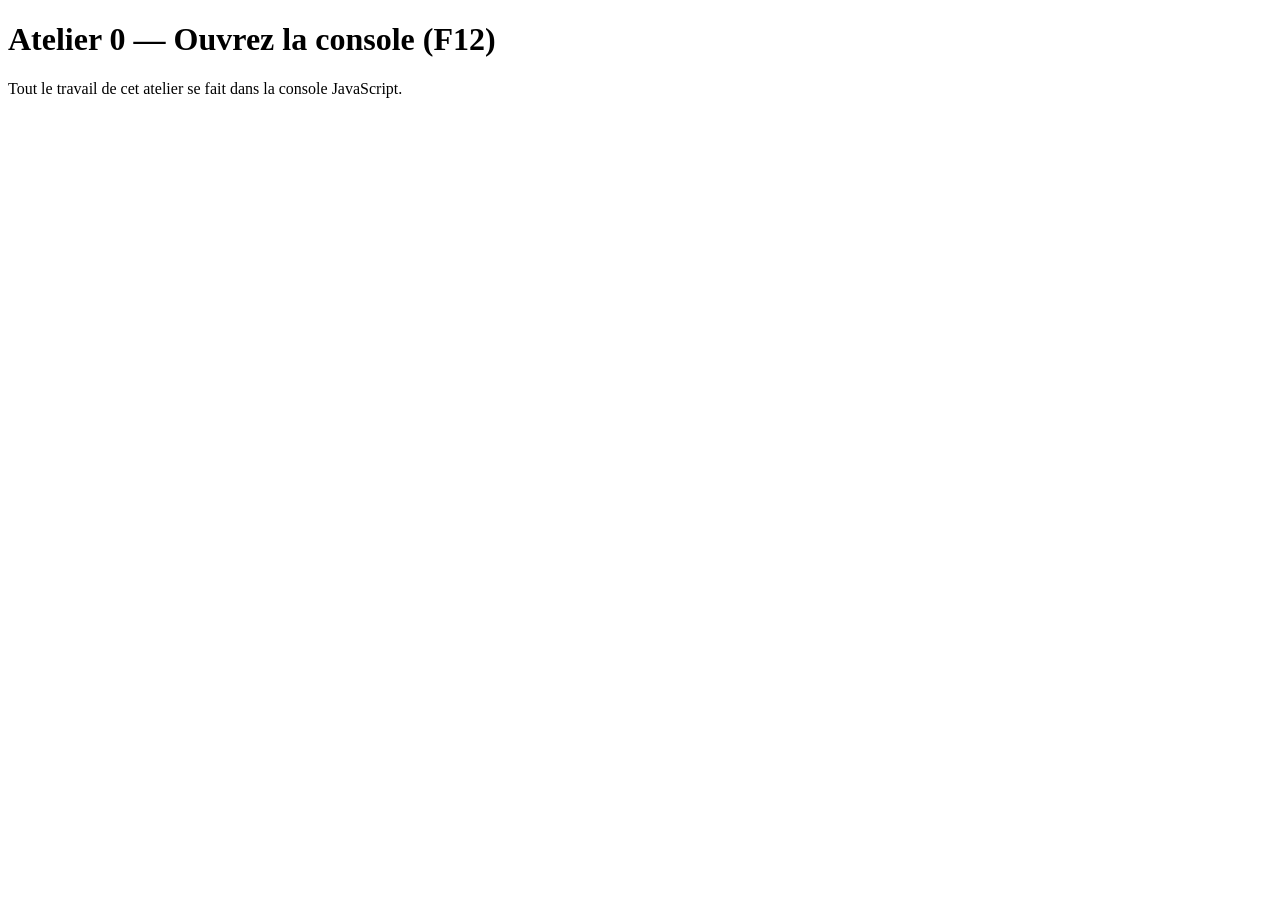
<file: atelier-0/index.html>
<!DOCTYPE html>
<html lang="fr">
<head>
    <meta charset="UTF-8">
    <title>Atelier 0 — JavaScript fondamentaux</title>
</head>
<body>
    <h1>Atelier 0 — Ouvrez la console (F12)</h1>
    <p>Tout le travail de cet atelier se fait dans la console JavaScript.</p>

    <script src="annuaire.js"></script>
</body>
</html>
</file>
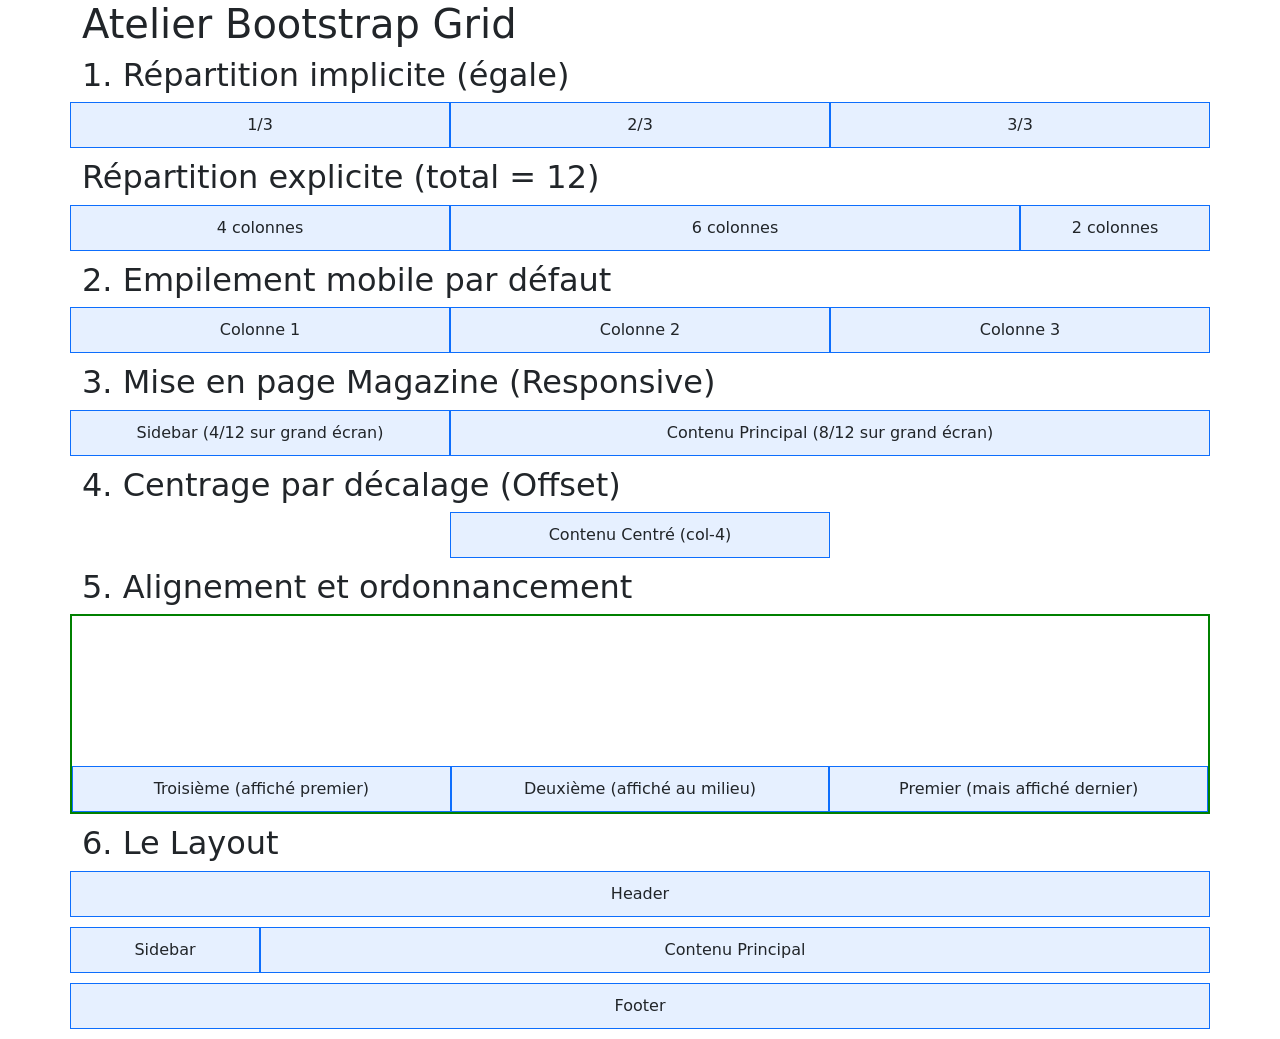
<file: tp4/index.html>
<!DOCTYPE html>
<html lang="fr">
<head>
    <meta charset="UTF-8">
    <meta name="viewport" content="width=device-width, initial-scale=1.0">

    <title>TP 4 - Bootstrap Grid</title>

    <link href="https://cdn.jsdelivr.net/npm/bootstrap@5.3.3/dist/css/bootstrap.min.css"
          rel="stylesheet">

    <style>
        .col, [class*="col-"] {
            border: 1px solid #0d6efd;
            background-color: rgba(13, 110, 253, 0.1);
            padding: 10px;
            text-align: center;
        }

        .row {
            margin-bottom: 10px;
        }
    </style>
</head>

<body>

<div class="container">

    <h1>Atelier Bootstrap Grid</h1>

    <!-- Exercice 1 : Les 12 colonnes -->

    <h2>1. Répartition implicite (égale)</h2>

    <div class="row">
        <div class="col">1/3</div>
        <div class="col">2/3</div>
        <div class="col">3/3</div>
    </div>

    <h2>Répartition explicite (total = 12)</h2>

    <div class="row">
        <div class="col-4">4 colonnes</div>
        <div class="col-6">6 colonnes</div>
        <div class="col-2">2 colonnes</div>
    </div>


    <!-- Exercice 2 : Empilement mobile -->

    <h2>2. Empilement mobile par défaut</h2>

    <div class="row">
        <div class="col-md-4">Colonne 1</div>
        <div class="col-md-4">Colonne 2</div>
        <div class="col-md-4">Colonne 3</div>
    </div>


    <!-- Exercice 3 : Mise en page Magazine -->

    <h2>3. Mise en page Magazine (Responsive)</h2>

    <div class="row">
        <div class="col-12 col-md-6 col-lg-4">
            Sidebar (4/12 sur grand écran)
        </div>

        <div class="col-12 col-md-6 col-lg-8">
            Contenu Principal (8/12 sur grand écran)
        </div>
    </div>


    <!-- Exercice 4 : Centrage par Offset -->

    <h2>4. Centrage par décalage (Offset)</h2>

    <div class="row">
        <div class="col-md-4 offset-md-4">
            Contenu Centré (col-4)
        </div>
    </div>


    <!-- Exercice 5 : Alignement et ordre -->

    <h2>5. Alignement et ordonnancement</h2>

    <div class="row align-items-end"
         style="min-height: 200px; border: 2px solid green;">

        <div class="col-4 order-3">
            Premier (mais affiché dernier)
        </div>

        <div class="col-4 order-2">
            Deuxième (affiché au milieu)
        </div>

        <div class="col-4 order-1">
            Troisième (affiché premier)
        </div>

    </div>


    <!-- Exercice 6 : Layout complet -->

    <h2>6. Le Layout</h2>

    <div class="row">
        <div class="col-12">
            Header
        </div>
    </div>

    <div class="row">
        <div class="col-12 col-md-2">
            Sidebar
        </div>

        <div class="col-12 col-md-10">
            Contenu Principal
        </div>
    </div>

    <div class="row">
        <div class="col-12">
            Footer
        </div>
    </div>

</div>

<script src="https://cdn.jsdelivr.net/npm/bootstrap@5.3.3/dist/js/bootstrap.bundle.min.js"></script>

</body>
</html>
</file>
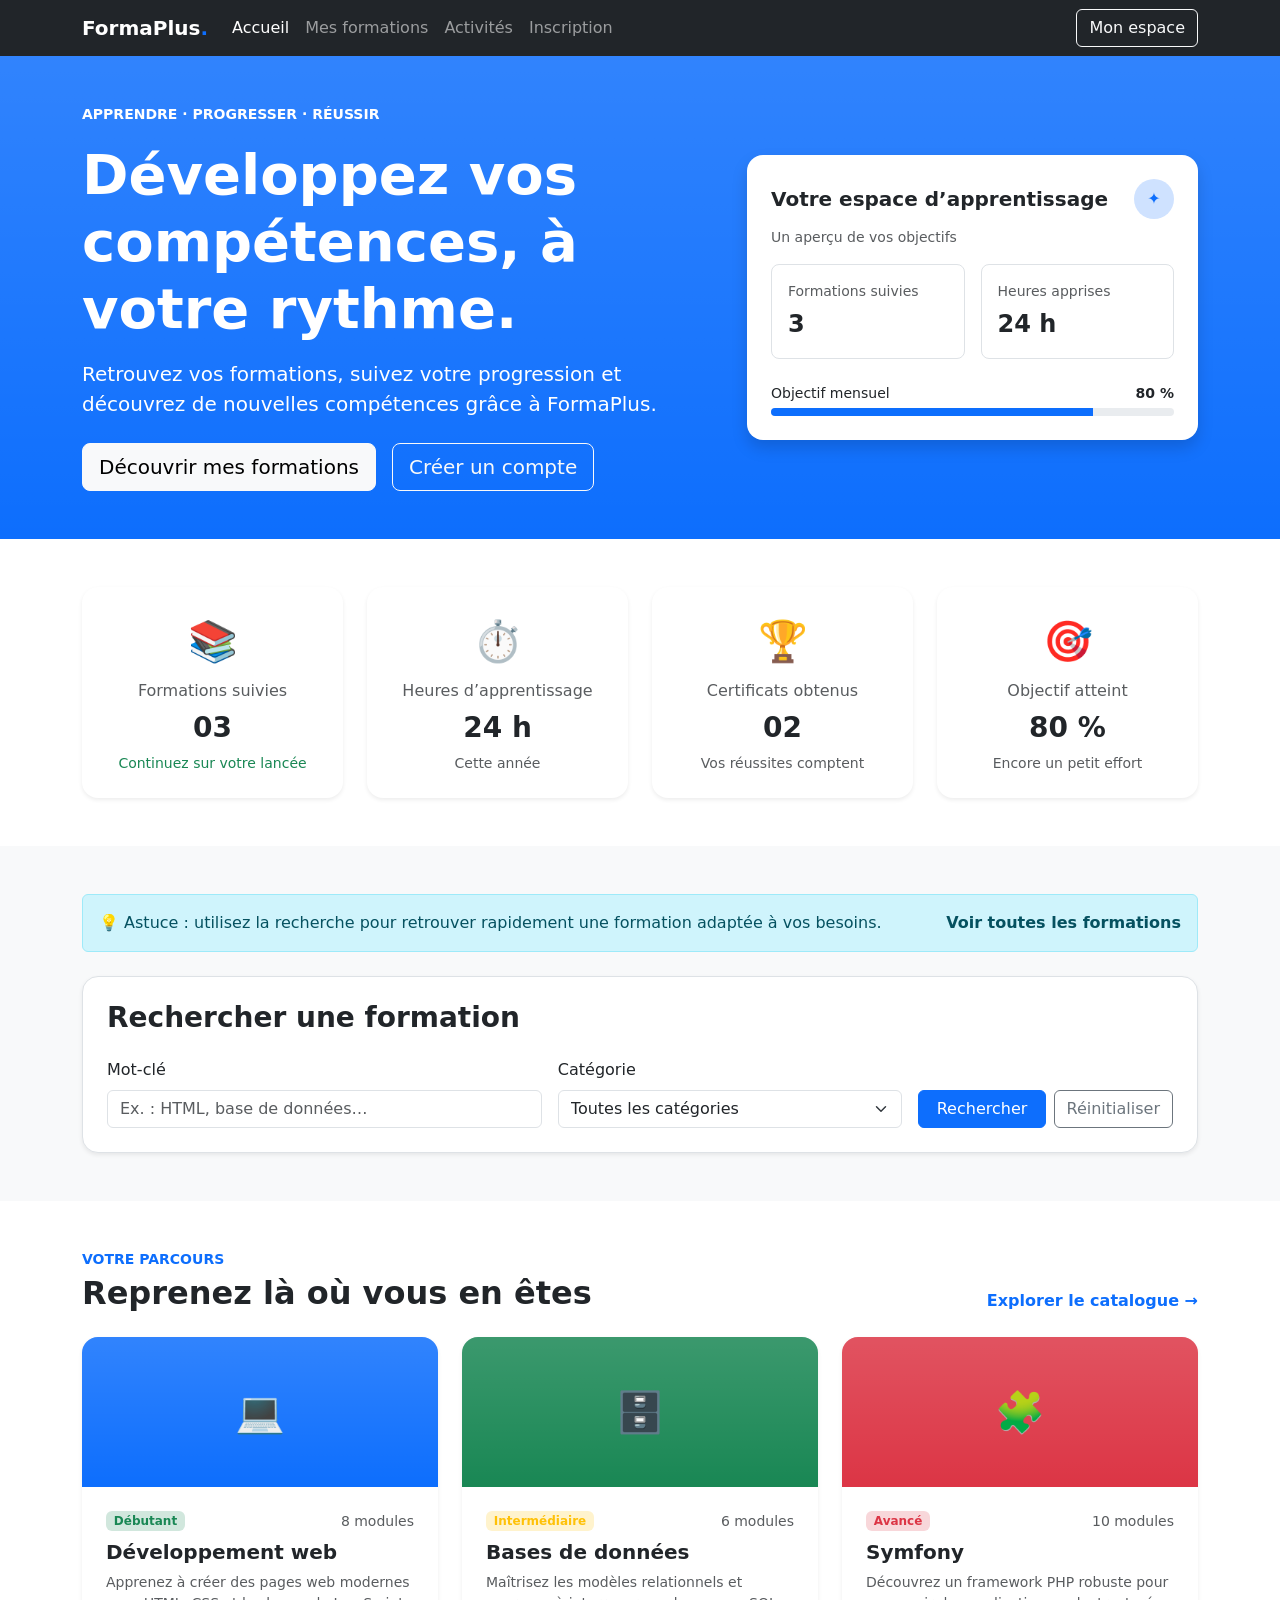
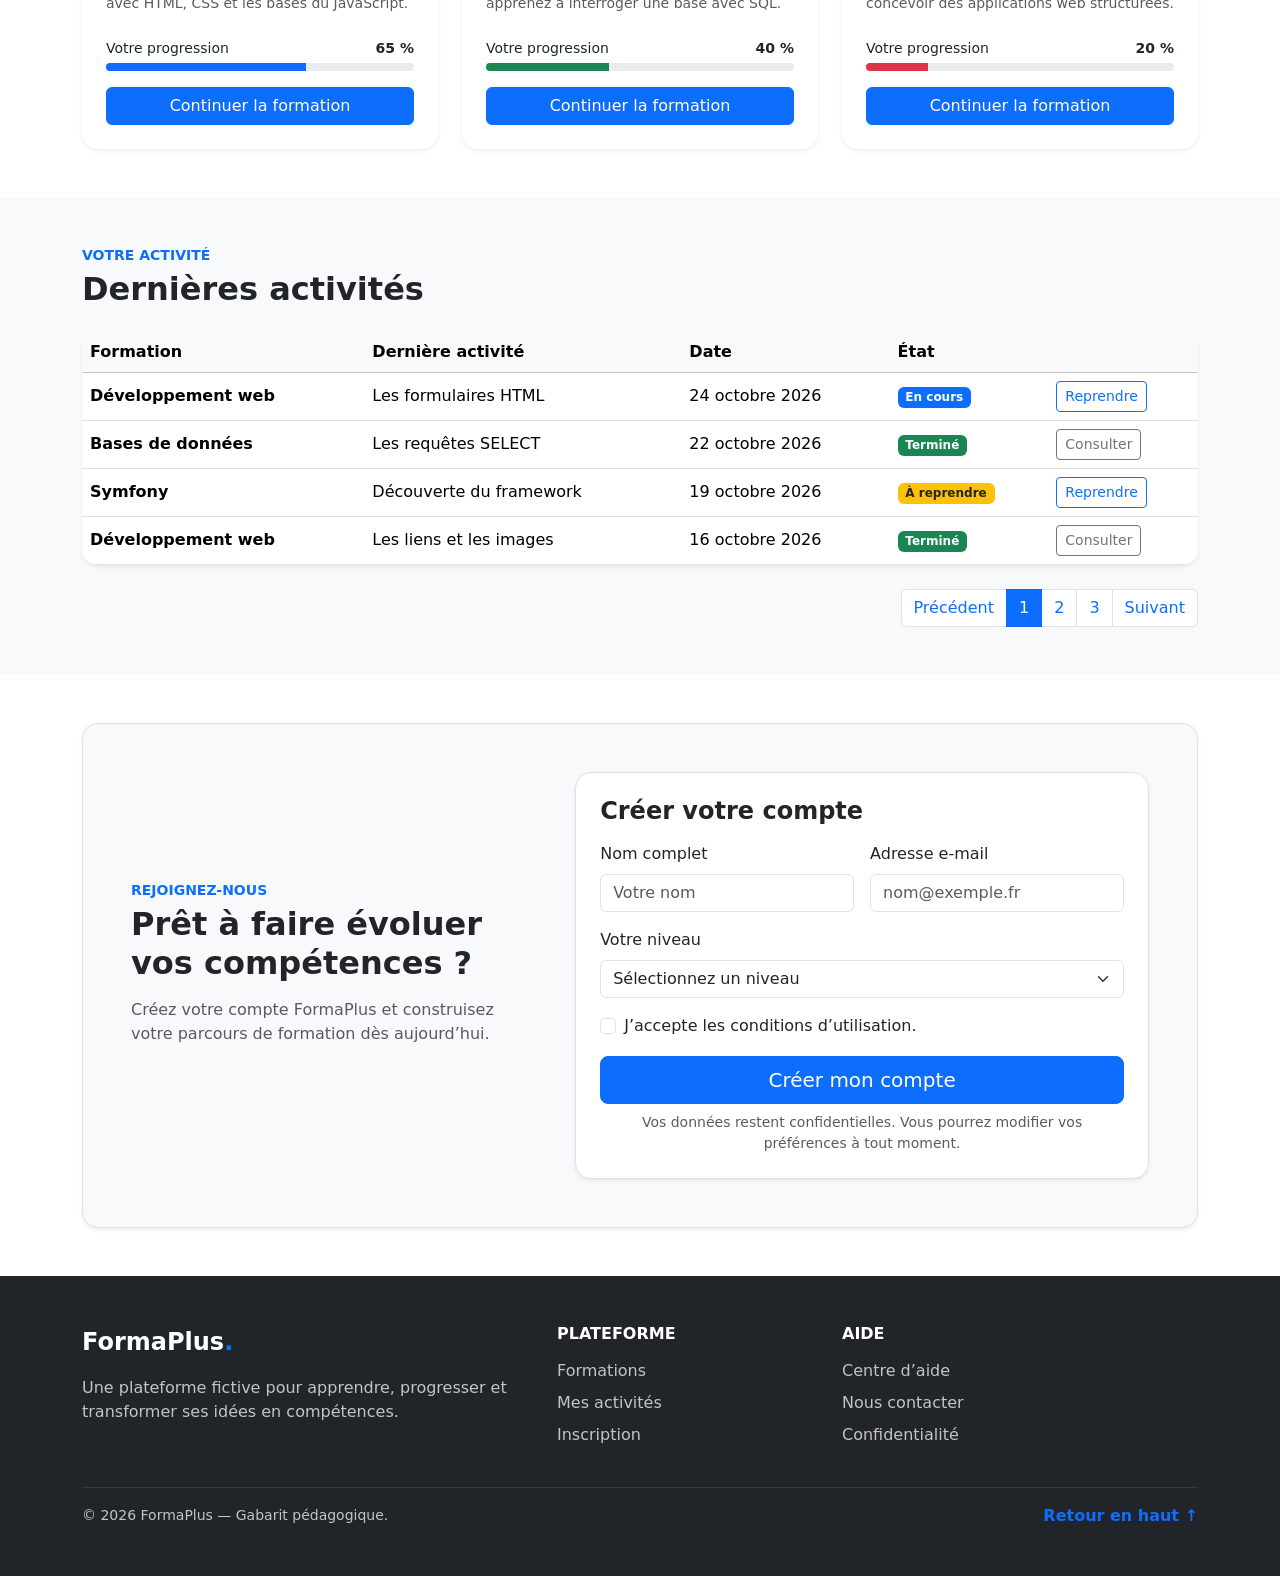
<file: Tp5/index.html>
<!doctype html>
<html lang="fr">
<head>
  <meta charset="utf-8">
  <meta name="viewport" content="width=device-width, initial-scale=1">
  <title>FormaPlus — Tableau de bord</title>
  <link href="https://cdn.jsdelivr.net/npm/bootstrap@5.3.3/dist/css/bootstrap.min.css" rel="stylesheet">
  <link href="https://cdn.jsdelivr.net/npm/bootstrap-icons@1.11.3/font/bootstrap-icons.min.css" rel="stylesheet">
</head>
<body>
  <!-- Navigation -->
  <nav class="navbar navbar-expand-lg navbar-dark bg-dark sticky-top">
    <div class="container">
      <a class="navbar-brand fw-bold" href="#accueil">FormaPlus<span class="text-primary">.</span></a>
      <button class="navbar-toggler" type="button" data-bs-toggle="collapse" data-bs-target="#mainNav" aria-controls="mainNav" aria-expanded="false" aria-label="Afficher ou masquer le menu">
        <span class="navbar-toggler-icon"></span>
      </button>
      <div class="collapse navbar-collapse" id="mainNav">
        <ul class="navbar-nav me-auto mb-2 mb-lg-0">
          <li class="nav-item"><a class="nav-link active" href="#accueil" aria-current="page">Accueil</a></li>
          <li class="nav-item"><a class="nav-link" href="#formations">Mes formations</a></li>
          <li class="nav-item"><a class="nav-link" href="#activites">Activités</a></li>
          <li class="nav-item"><a class="nav-link" href="#inscription">Inscription</a></li>
        </ul>
        <a class="btn btn-outline-light" href="#inscription">Mon espace</a>
      </div>
    </div>
  </nav>

  <main>
    <!-- Bandeau d'accueil -->
    <header id="accueil" class="bg-primary bg-gradient text-white py-5">
      <div class="container">
        <div class="row align-items-center g-4">
          <div class="col-lg-7">
            <p class="text-uppercase fw-semibold small">APPRENDRE · PROGRESSER · RÉUSSIR</p>
            <h1 class="display-4 fw-bold mb-3">Développez vos compétences, à votre rythme.</h1>
            <p class="lead mb-4">Retrouvez vos formations, suivez votre progression et découvrez de nouvelles compétences grâce à FormaPlus.</p>
            <div class="d-flex flex-wrap gap-3">
              <a class="btn btn-light btn-lg" href="#formations">Découvrir mes formations</a>
              <a class="btn btn-outline-light btn-lg" href="#inscription">Créer un compte</a>
            </div>
          </div>
          <div class="col-lg-5">
            <div class="bg-white text-dark rounded-4 shadow p-4">
              <div class="d-flex justify-content-between align-items-center mb-2">
                <h2 class="h5 fw-bold mb-0">Votre espace d’apprentissage</h2>
                <span class="bg-primary-subtle text-primary p-2 rounded-circle d-flex align-items-center justify-content-center" style="width: 2.5rem; height: 2.5rem;">✦</span>
              </div>
              <p class="text-muted small mb-3">Un aperçu de vos objectifs</p>
              <div class="row g-3 mb-4">
                <div class="col-6">
                  <div class="border rounded-3 p-3">
                    <p class="text-muted small mb-1">Formations suivies</p>
                    <p class="fs-4 fw-bold mb-0">3</p>
                  </div>
                </div>
                <div class="col-6">
                  <div class="border rounded-3 p-3">
                    <p class="text-muted small mb-1">Heures apprises</p>
                    <p class="fs-4 fw-bold mb-0">24 h</p>
                  </div>
                </div>
              </div>
              <div>
                <div class="d-flex justify-content-between small mb-1"><span>Objectif mensuel</span><strong>80 %</strong></div>
                <div class="progress" role="progressbar" aria-label="Objectif mensuel" aria-valuemin="0" aria-valuemax="100" aria-valuenow="80" style="height: 8px;">
                  <div class="progress-bar" style="width: 80%"></div>
                </div>
              </div>
            </div>
          </div>
        </div>
      </div>
    </header>

    <!-- Statistiques -->
    <section id="statistiques" class="py-5">
      <div class="container">
        <div class="row g-4">
          <div class="col-sm-6 col-xl-3">
            <article class="h-100 border-0 shadow-sm rounded-4 p-4 bg-white text-center">
              <div class="fs-1 mb-2">📚</div>
              <p class="text-muted mb-1">Formations suivies</p>
              <p class="fs-3 fw-bold mb-1 text-dark">03</p>
              <p class="text-success small mb-0">Continuez sur votre lancée</p>
            </article>
          </div>
          <div class="col-sm-6 col-xl-3">
            <article class="h-100 border-0 shadow-sm rounded-4 p-4 bg-white text-center">
              <div class="fs-1 mb-2">⏱️</div>
              <p class="text-muted mb-1">Heures d’apprentissage</p>
              <p class="fs-3 fw-bold mb-1 text-dark">24 h</p>
              <p class="text-muted small mb-0">Cette année</p>
            </article>
          </div>
          <div class="col-sm-6 col-xl-3">
            <article class="h-100 border-0 shadow-sm rounded-4 p-4 bg-white text-center">
              <div class="fs-1 mb-2">🏆</div>
              <p class="text-muted mb-1">Certificats obtenus</p>
              <p class="fs-3 fw-bold mb-1 text-dark">02</p>
              <p class="text-muted small mb-0">Vos réussites comptent</p>
            </article>
          </div>
          <div class="col-sm-6 col-xl-3">
            <article class="h-100 border-0 shadow-sm rounded-4 p-4 bg-white text-center">
              <div class="fs-1 mb-2">🎯</div>
              <p class="text-muted mb-1">Objectif atteint</p>
              <p class="fs-3 fw-bold mb-1 text-dark">80 %</p>
              <p class="text-muted small mb-0">Encore un petit effort</p>
            </article>
          </div>
        </div>
      </div>
    </section>

    <!-- Recherche -->
    <section id="recherche" class="py-5 bg-light">
      <div class="container">
        <div class="alert alert-info d-flex flex-column flex-md-row justify-content-between align-items-md-center mb-4" role="alert">
          <div class="mb-2 mb-md-0">💡 Astuce : utilisez la recherche pour retrouver rapidement une formation adaptée à vos besoins.</div>
          <a class="alert-link text-decoration-none" href="#formations">Voir toutes les formations</a>
        </div>
        <div class="bg-white border rounded-4 p-4 shadow-sm">
          <h2 class="h3 fw-bold mb-4">Rechercher une formation</h2>
          <form action="#formations" method="get">
            <div class="row g-3 align-items-end">
              <div class="col-md-5">
                <label class="form-label" for="keyword">Mot-clé</label>
                <input class="form-control" type="search" id="keyword" name="keyword" placeholder="Ex. : HTML, base de données…">
              </div>
              <div class="col-md-4">
                <label class="form-label" for="category">Catégorie</label>
                <select class="form-select" id="category" name="category">
                  <option value="">Toutes les catégories</option>
                  <option value="web">Développement web</option>
                  <option value="database">Bases de données</option>
                  <option value="framework">Frameworks</option>
                </select>
              </div>
              <div class="col-md-3 d-flex gap-2">
                <button class="btn btn-primary w-100" type="submit">Rechercher</button>
                <button class="btn btn-outline-secondary" type="reset">Réinitialiser</button>
              </div>
            </div>
          </form>
        </div>
      </div>
    </section>

    <!-- Formations -->
    <section id="formations" class="py-5">
      <div class="container">
        <div class="d-flex justify-content-between align-items-end mb-4">
          <div>
            <p class="text-primary text-uppercase fw-semibold small mb-1">VOTRE PARCOURS</p>
            <h2 class="fw-bold mb-0">Reprenez là où vous en êtes</h2>
          </div>
          <a class="text-decoration-none fw-semibold" href="#recherche">Explorer le catalogue →</a>
        </div>
        <div class="row g-4">
          <div class="col-md-6 col-xl-4">
            <article class="card h-100 border-0 shadow-sm rounded-4 overflow-hidden">
              <div class="bg-primary bg-gradient d-flex align-items-center justify-content-center text-white fs-1" style="height: 150px"><span>💻</span></div>
              <div class="card-body d-flex flex-column p-4">
                <div class="d-flex justify-content-between align-items-center mb-2">
                  <span class="badge bg-success-subtle text-success">Débutant</span>
                  <small class="text-muted">8 modules</small>
                </div>
                <h3 class="card-title h5 fw-bold">Développement web</h3>
                <p class="card-text text-muted small mb-4">Apprenez à créer des pages web modernes avec HTML, CSS et les bases du JavaScript.</p>
                <div class="mt-auto">
                  <div class="d-flex justify-content-between small mb-1"><span>Votre progression</span><strong>65 %</strong></div>
                  <div class="progress mb-3" role="progressbar" aria-label="Progression Développement web" aria-valuemin="0" aria-valuemax="100" aria-valuenow="65" style="height: 8px;">
                    <div class="progress-bar" style="width: 65%"></div>
                  </div>
                  <button class="btn btn-primary w-100" type="button" data-bs-toggle="modal" data-bs-target="#courseModal" data-course="Développement web" data-progress="65">Continuer la formation</button>
                </div>
              </div>
            </article>
          </div>
          <div class="col-md-6 col-xl-4">
            <article class="card h-100 border-0 shadow-sm rounded-4 overflow-hidden">
              <div class="bg-success bg-gradient d-flex align-items-center justify-content-center text-white fs-1" style="height: 150px"><span>🗄️</span></div>
              <div class="card-body d-flex flex-column p-4">
                <div class="d-flex justify-content-between align-items-center mb-2">
                  <span class="badge bg-warning-subtle text-warning">Intermédiaire</span>
                  <small class="text-muted">6 modules</small>
                </div>
                <h3 class="card-title h5 fw-bold">Bases de données</h3>
                <p class="card-text text-muted small mb-4">Maîtrisez les modèles relationnels et apprenez à interroger une base avec SQL.</p>
                <div class="mt-auto">
                  <div class="d-flex justify-content-between small mb-1"><span>Votre progression</span><strong>40 %</strong></div>
                  <div class="progress mb-3" role="progressbar" aria-label="Progression Bases de données" aria-valuemin="0" aria-valuemax="100" aria-valuenow="40" style="height: 8px;">
                    <div class="progress-bar bg-success" style="width: 40%"></div>
                  </div>
                  <button class="btn btn-primary w-100" type="button" data-bs-toggle="modal" data-bs-target="#courseModal" data-course="Bases de données" data-progress="40">Continuer la formation</button>
                </div>
              </div>
            </article>
          </div>
          <div class="col-md-6 col-xl-4">
            <article class="card h-100 border-0 shadow-sm rounded-4 overflow-hidden">
              <div class="bg-danger bg-gradient d-flex align-items-center justify-content-center text-white fs-1" style="height: 150px"><span>🧩</span></div>
              <div class="card-body d-flex flex-column p-4">
                <div class="d-flex justify-content-between align-items-center mb-2">
                  <span class="badge bg-danger-subtle text-danger">Avancé</span>
                  <small class="text-muted">10 modules</small>
                </div>
                <h3 class="card-title h5 fw-bold">Symfony</h3>
                <p class="card-text text-muted small mb-4">Découvrez un framework PHP robuste pour concevoir des applications web structurées.</p>
                <div class="mt-auto">
                  <div class="d-flex justify-content-between small mb-1"><span>Votre progression</span><strong>20 %</strong></div>
                  <div class="progress mb-3" role="progressbar" aria-label="Progression Symfony" aria-valuemin="0" aria-valuemax="100" aria-valuenow="20" style="height: 8px;">
                    <div class="progress-bar bg-danger" style="width: 20%"></div>
                  </div>
                  <button class="btn btn-primary w-100" type="button" data-bs-toggle="modal" data-bs-target="#courseModal" data-course="Symfony" data-progress="20">Continuer la formation</button>
                </div>
              </div>
            </article>
          </div>
        </div>
      </div>
    </section>

    <!-- Activités -->
    <section id="activites" class="py-5 bg-light">
      <div class="container">
        <div class="d-flex justify-content-between align-items-end mb-4">
          <div>
            <p class="text-primary text-uppercase fw-semibold small mb-1">VOTRE ACTIVITÉ</p>
            <h2 class="fw-bold mb-0">Dernières activités</h2>
          </div>
        </div>
        <div class="card border-0 shadow-sm rounded-4 overflow-hidden mb-4">
          <div class="table-responsive">
            <table class="table table-hover align-middle mb-0">
              <thead class="table-light">
                <tr>
                  <th scope="col">Formation</th>
                  <th scope="col">Dernière activité</th>
                  <th scope="col">Date</th>
                  <th scope="col">État</th>
                  <th scope="col"><span class="visually-hidden">Action</span></th>
                </tr>
              </thead>
              <tbody>
                <tr>
                  <td><strong>Développement web</strong></td>
                  <td>Les formulaires HTML</td>
                  <td>24 octobre 2026</td>
                  <td><span class="badge bg-primary">En cours</span></td>
                  <td><a class="btn btn-sm btn-outline-primary" href="#formations">Reprendre</a></td>
                </tr>
                <tr>
                  <td><strong>Bases de données</strong></td>
                  <td>Les requêtes SELECT</td>
                  <td>22 octobre 2026</td>
                  <td><span class="badge bg-success">Terminé</span></td>
                  <td><a class="btn btn-sm btn-outline-secondary" href="#formations">Consulter</a></td>
                </tr>
                <tr>
                  <td><strong>Symfony</strong></td>
                  <td>Découverte du framework</td>
                  <td>19 octobre 2026</td>
                  <td><span class="badge bg-warning text-dark">À reprendre</span></td>
                  <td><a class="btn btn-sm btn-outline-primary" href="#formations">Reprendre</a></td>
                </tr>
                <tr>
                  <td><strong>Développement web</strong></td>
                  <td>Les liens et les images</td>
                  <td>16 octobre 2026</td>
                  <td><span class="badge bg-success">Terminé</span></td>
                  <td><a class="btn btn-sm btn-outline-secondary" href="#formations">Consulter</a></td>
                </tr>
              </tbody>
            </table>
          </div>
        </div>
        <nav aria-label="Navigation des activités">
          <ul class="pagination justify-content-center justify-content-md-end mb-0">
            <li class="page-item"><a class="page-link" href="#activites">Précédent</a></li>
            <li class="page-item active" aria-current="page"><span class="page-link">1</span></li>
            <li class="page-item"><a class="page-link" href="#activites">2</a></li>
            <li class="page-item"><a class="page-link" href="#activites">3</a></li>
            <li class="page-item"><a class="page-link" href="#activites">Suivant</a></li>
          </ul>
        </nav>
      </div>
    </section>

    <!-- Inscription -->
    <section id="inscription" class="py-5">
      <div class="container">
        <div class="bg-light border rounded-4 p-4 p-lg-5 shadow-sm">
          <div class="row align-items-center g-5">
            <div class="col-lg-5">
              <p class="text-primary text-uppercase fw-semibold small mb-1">REJOIGNEZ-NOUS</p>
              <h2 class="fw-bold mb-3">Prêt à faire évoluer vos compétences ?</h2>
              <p class="text-muted mb-4">Créez votre compte FormaPlus et construisez votre parcours de formation dès aujourd’hui.</p>
            </div>
            <div class="col-lg-7">
              <div class="bg-white border rounded-4 p-4 shadow-sm">
                <h2 class="h4 fw-bold mb-3">Créer votre compte</h2>
                <form action="#inscription" method="post">
                  <div class="row g-3">
                    <div class="col-md-6">
                      <label class="form-label" for="name">Nom complet</label>
                      <input class="form-control" type="text" id="name" name="name" placeholder="Votre nom" required>
                    </div>
                    <div class="col-md-6">
                      <label class="form-label" for="email">Adresse e-mail</label>
                      <input class="form-control" type="email" id="email" name="email" placeholder="nom@exemple.fr" required>
                    </div>
                    <div class="col-12">
                      <label class="form-label" for="level">Votre niveau</label>
                      <select class="form-select" id="level" name="level" required>
                        <option value="">Sélectionnez un niveau</option>
                        <option>Débutant</option>
                        <option>Intermédiaire</option>
                        <option>Avancé</option>
                      </select>
                    </div>
                    <div class="col-12">
                      <div class="form-check">
                        <input class="form-check-input" type="checkbox" id="terms" name="terms" required>
                        <label class="form-check-label" for="terms">J’accepte les conditions d’utilisation.</label>
                      </div>
                    </div>
                    <div class="col-12">
                      <button class="btn btn-primary w-100 btn-lg mb-2" type="submit">Créer mon compte</button>
                      <p class="text-muted small text-center mb-0">Vos données restent confidentielles. Vous pourrez modifier vos préférences à tout moment.</p>
                    </div>
                  </div>
                </form>
              </div>
            </div>
          </div>
        </div>
      </div>
    </section>
  </main>

  <!-- ============ FOOTER ============ -->
<footer id="contact" class="bg-dark text-light py-5">
  <div class="container">
    <div class="row g-4 mb-4">
      <div class="col-lg-5">
        <a class="text-decoration-none fs-4 fw-bold text-white d-block mb-3" href="#accueil">FormaPlus<span class="text-primary">.</span></a>
        <p class="text-light opacity-75">Une plateforme fictive pour apprendre, progresser et transformer ses idées en compétences.</p>
      </div>
      <div class="col-6 col-lg-3">
        <h2 class="h6 text-white text-uppercase fw-bold mb-3">Plateforme</h2>
        <ul class="list-unstyled vstack gap-2">
          <li><a class="text-decoration-none text-light opacity-75 link-white" href="#formations">Formations</a></li>
          <li><a class="text-decoration-none text-light opacity-75 link-white" href="#activites">Mes activités</a></li>
          <li><a class="text-decoration-none text-light opacity-75 link-white" href="#inscription">Inscription</a></li>
        </ul>
      </div>
      <div class="col-6 col-lg-4">
        <h2 class="h6 text-white text-uppercase fw-bold mb-3">Aide</h2>
        <ul class="list-unstyled vstack gap-2">
          <li><a class="text-decoration-none text-light opacity-75 link-white" href="#contact">Centre d’aide</a></li>
          <li><a class="text-decoration-none text-light opacity-75 link-white" href="#contact">Nous contacter</a></li>
          <li><a class="text-decoration-none text-light opacity-75 link-white" href="#contact">Confidentialité</a></li>
        </ul>
      </div>
    </div>
    <hr class="border-secondary">
    <div class="d-flex flex-column flex-sm-row justify-content-between align-items-center gap-3">
      <small class="text-light opacity-75">© 2026 FormaPlus — Gabarit pédagogique.</small>
      <a class="text-decoration-none text-primary fw-semibold" href="#accueil">Retour en haut ↑</a>
    </div>
  </div>
</footer>
  <!-- Script Bootstrap et synchronisation de la modale -->
  <script src="https://cdn.jsdelivr.net/npm/bootstrap@5.3.3/dist/js/bootstrap.bundle.min.js"></script>
  <script>
  const courseModal = document.getElementById('courseModal');
  courseModal.addEventListener('show.bs.modal', (event) => {
    const button = event.relatedTarget;
    const course = button.getAttribute('data-course');
    const progress = Number(button.getAttribute('data-progress'));
    document.getElementById('modalCourseName').textContent = course;
    document.getElementById('modalProgressText').textContent = progress + '%';
    document.getElementById('modalProgressFill').style.width = progress + '%';
    document.getElementById('modalProgressBar').setAttribute('aria-valuenow', progress);
  });
  </script>
</body>
</html>
</file>
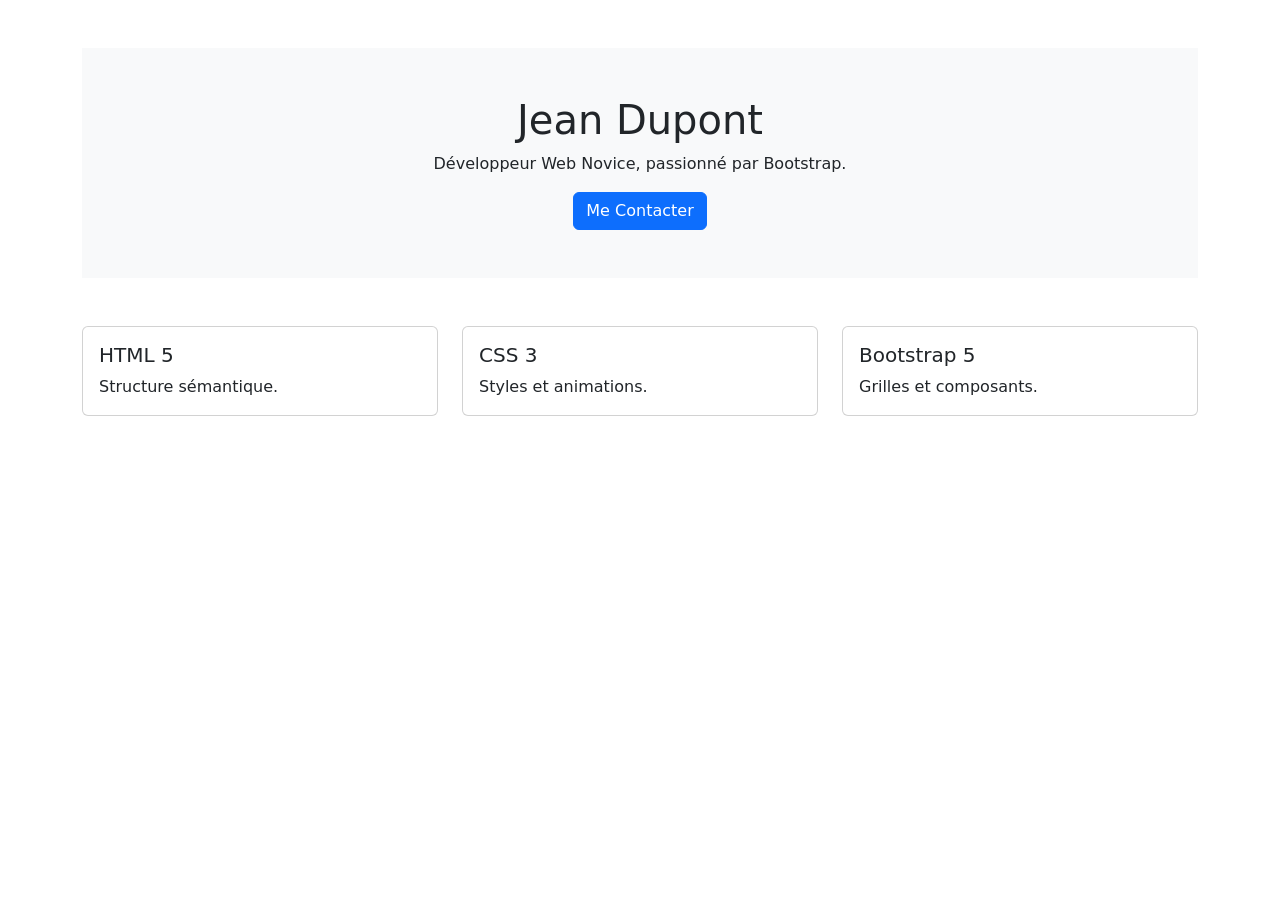
<file: exemple_boostrap.html>
<!doctype html>
<html lang="fr">

<head>
    <meta charset="utf-8">
    <meta name="viewport" content="width=device-width, initial-scale=1">

    <link href="https://cdn.jsdelivr.net/npm/bootstrap@5.3.3/dist/css/bootstrap.min.css"
          rel="stylesheet">

    <title>Mon Portfolio</title>
</head>

<body>

    <div class="container">

        <div class="p-5 my-5 bg-light text-center">
            <h1>Jean Dupont</h1>
            <p>Développeur Web Novice, passionné par Bootstrap.</p>

            <a href="#" class="btn btn-primary">Me Contacter</a>
        </div>

        <div class="row">

            <div class="col-md-4">
                <div class="card">
                    <div class="card-body">
                        <h5 class="card-title">HTML 5</h5>
                        <p class="card-text">Structure sémantique.</p>
                    </div>
                </div>
            </div>

            <div class="col-md-4">
                <div class="card">
                    <div class="card-body">
                        <h5 class="card-title">CSS 3</h5>
                        <p class="card-text">Styles et animations.</p>
                    </div>
                </div>
            </div>

            <div class="col-md-4">
                <div class="card">
                    <div class="card-body">
                        <h5 class="card-title">Bootstrap 5</h5>
                        <p class="card-text">Grilles et composants.</p>
                    </div>
                </div>
            </div>

        </div>

    </div>

    <script src="https://cdn.jsdelivr.net/npm/bootstrap@5.3.3/dist/js/bootstrap.bundle.min.js"></script>

</body>
</html>
</file>
